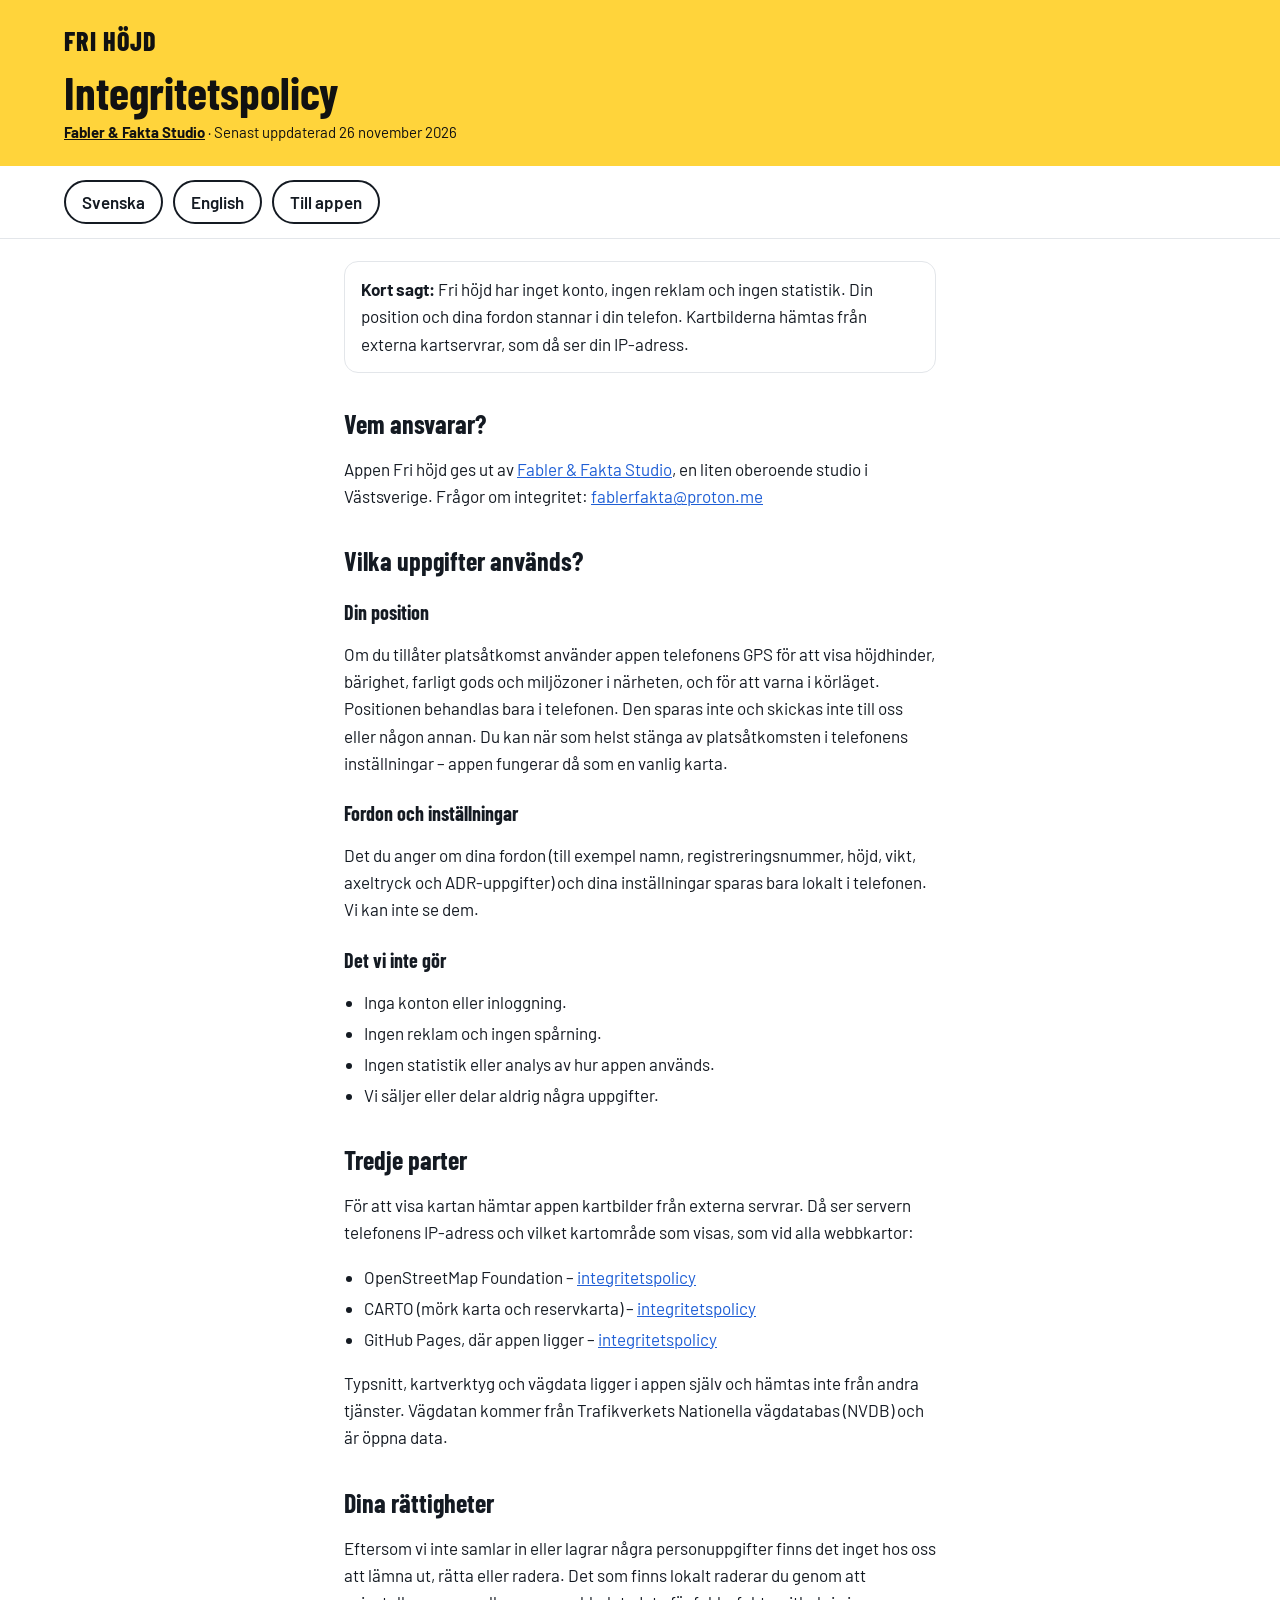
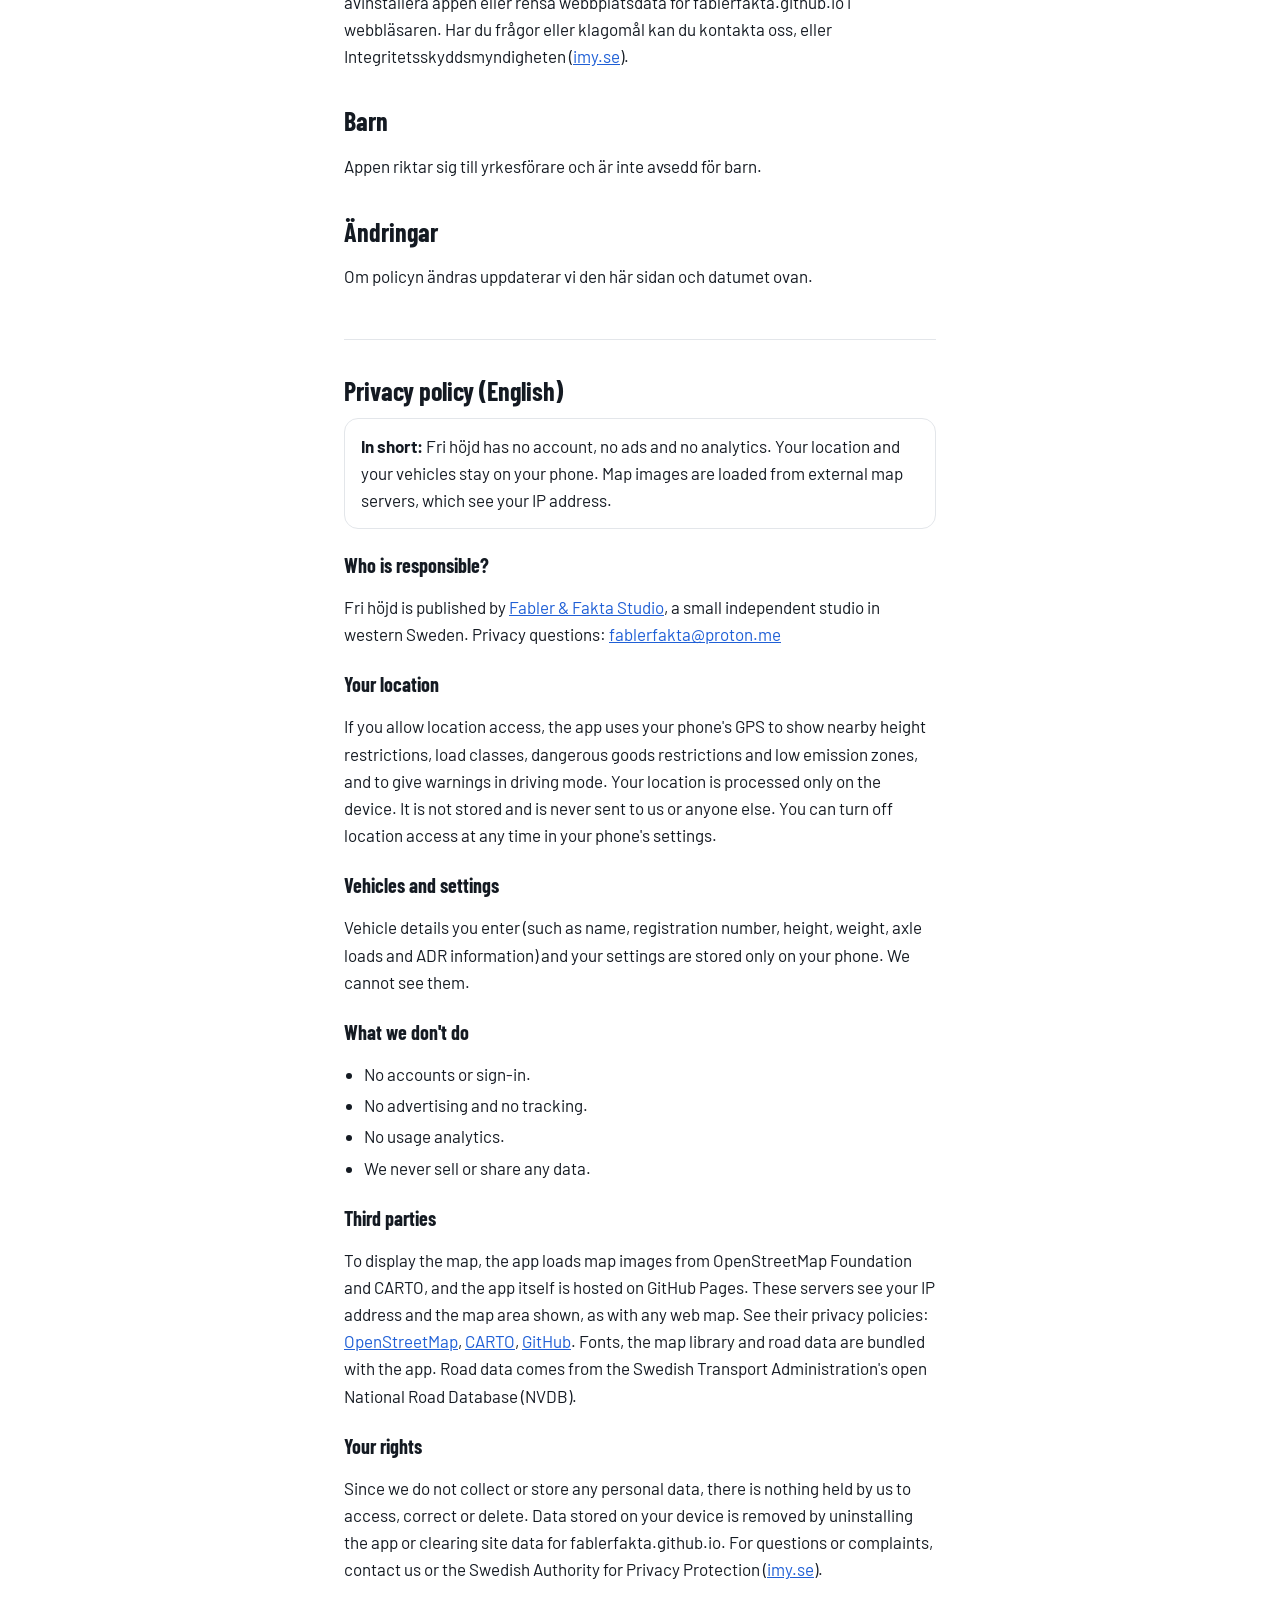
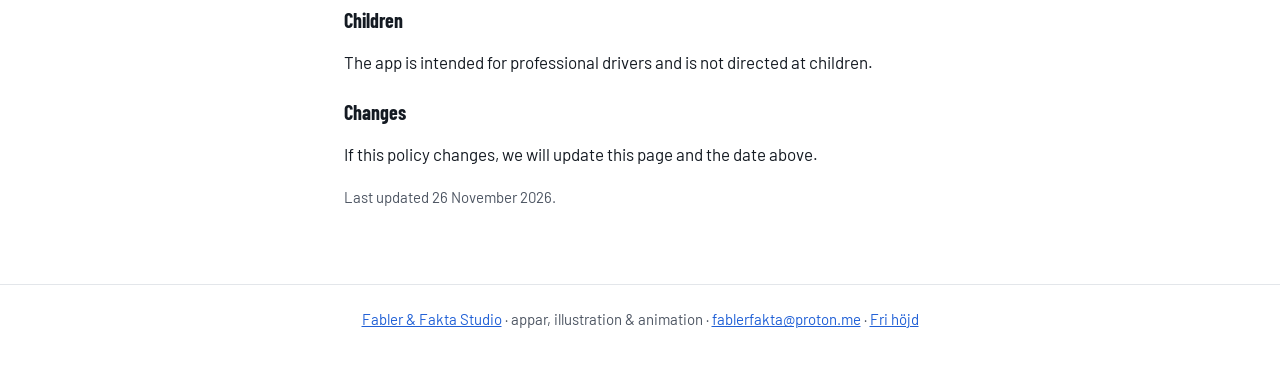
<file: integritet.html>
<!DOCTYPE html>
<html lang="sv">
<head>
<meta charset="utf-8">
<meta name="viewport" content="width=device-width, initial-scale=1">
<title>Integritetspolicy – Fri höjd</title>
<meta name="description" content="Integritetspolicy för appen Fri höjd från Fabler & Fakta Studio.">
<link rel="icon" href="icon.svg" type="image/svg+xml">
<link rel="stylesheet" href="lib/fonts/fonts.css">
<style>
  /* Integritetspolicy – samma uttryck som appen: gul vägskylt, svart text, lugn läsning */
  :root{color-scheme:light dark;--bg:light-dark(#ffffff,#0F1318);--ink:light-dark(#141A22,#E9ECF1);--muted:light-dark(#4D5562,#A3ACB9);--linje:light-dark(#E3E6EA,#2A313C);--lank:light-dark(#1F5FD6,#8DB5FF)}
  *{box-sizing:border-box}
  body{margin:0;background:var(--bg);color:var(--ink);font:17px/1.6 'Barlow',system-ui,sans-serif}
  header{background:#FFD43B;color:#111;padding:28px max(5vw,18px) 22px}
  header .brand{font:800 26px/1 'Barlow Condensed',system-ui,sans-serif;letter-spacing:1px}
  header h1{margin:14px 0 4px;font:700 clamp(32px,6vw,46px)/1.05 'Barlow Condensed',system-ui,sans-serif}
  header p{margin:0;font-size:15px}
  nav.sprak{display:flex;gap:10px;flex-wrap:wrap;padding:14px max(5vw,18px);border-bottom:1px solid var(--linje)}
  nav.sprak a{display:inline-flex;align-items:center;min-height:44px;padding:0 16px;border-radius:999px;border:2px solid currentColor;color:var(--ink);text-decoration:none;font-weight:600}
  main{max-width:720px;margin:0 auto;padding:10px max(5vw,18px) 60px}
  h2{font:700 26px/1.15 'Barlow Condensed',system-ui,sans-serif;margin:36px 0 6px}
  h3{font:700 20px/1.2 'Barlow Condensed',system-ui,sans-serif;margin:24px 0 4px}
  a{color:var(--lank)}
  ul{padding-left:20px}
  li{margin:4px 0}
  .kort{border:1px solid var(--linje);border-radius:14px;padding:14px 16px;margin:12px 0}
  .muted{color:var(--muted);font-size:15px}
  header a.studio{color:#111;font-weight:700}
  .sidfot{border-top:1px solid var(--linje);padding:22px max(5vw,18px) 34px;text-align:center;font-size:15px;color:var(--muted)}
  .sidfot a{color:var(--lank)}
  hr{border:0;border-top:1px solid var(--linje);margin:48px 0 0}
</style>
</head>
<body>
<header>
  <div class="brand">FRI HÖJD</div>
  <h1>Integritetspolicy</h1>
  <p><a class="studio" href="https://fablerfakta.github.io">Fabler &amp; Fakta Studio</a> · Senast uppdaterad 26 november 2026</p>
</header>
<nav class="sprak" aria-label="Språk"><a href="#sv">Svenska</a><a href="#en">English</a><a href="./">Till appen</a></nav>

<main>
<section id="sv" lang="sv">
  <div class="kort"><b>Kort sagt:</b> Fri höjd har inget konto, ingen reklam och ingen statistik. Din position och dina fordon stannar i din telefon. Kartbilderna hämtas från externa kartservrar, som då ser din IP-adress.</div>

  <h2>Vem ansvarar?</h2>
  <p>Appen Fri höjd ges ut av <a href="https://fablerfakta.github.io">Fabler &amp; Fakta Studio</a>, en liten oberoende studio i Västsverige. Frågor om integritet: <a href="mailto:fablerfakta@proton.me">fablerfakta@proton.me</a></p>

  <h2>Vilka uppgifter används?</h2>
  <h3>Din position</h3>
  <p>Om du tillåter platsåtkomst använder appen telefonens GPS för att visa höjdhinder, bärighet, farligt gods och miljözoner i närheten, och för att varna i körläget. Positionen behandlas bara i telefonen. Den sparas inte och skickas inte till oss eller någon annan. Du kan när som helst stänga av platsåtkomsten i telefonens inställningar – appen fungerar då som en vanlig karta.</p>
  <h3>Fordon och inställningar</h3>
  <p>Det du anger om dina fordon (till exempel namn, registreringsnummer, höjd, vikt, axeltryck och ADR-uppgifter) och dina inställningar sparas bara lokalt i telefonen. Vi kan inte se dem.</p>
  <h3>Det vi inte gör</h3>
  <ul>
    <li>Inga konton eller inloggning.</li>
    <li>Ingen reklam och ingen spårning.</li>
    <li>Ingen statistik eller analys av hur appen används.</li>
    <li>Vi säljer eller delar aldrig några uppgifter.</li>
  </ul>

  <h2>Tredje parter</h2>
  <p>För att visa kartan hämtar appen kartbilder från externa servrar. Då ser servern telefonens IP-adress och vilket kartområde som visas, som vid alla webbkartor:</p>
  <ul>
    <li>OpenStreetMap Foundation – <a href="https://osmfoundation.org/wiki/Privacy_Policy" target="_blank" rel="noopener">integritetspolicy</a></li>
    <li>CARTO (mörk karta och reservkarta) – <a href="https://carto.com/privacy" target="_blank" rel="noopener">integritetspolicy</a></li>
    <li>GitHub Pages, där appen ligger – <a href="https://docs.github.com/en/site-policy/privacy-policies/github-general-privacy-statement" target="_blank" rel="noopener">integritetspolicy</a></li>
  </ul>
  <p>Typsnitt, kartverktyg och vägdata ligger i appen själv och hämtas inte från andra tjänster. Vägdatan kommer från Trafikverkets Nationella vägdatabas (NVDB) och är öppna data.</p>

  <h2>Dina rättigheter</h2>
  <p>Eftersom vi inte samlar in eller lagrar några personuppgifter finns det inget hos oss att lämna ut, rätta eller radera. Det som finns lokalt raderar du genom att avinstallera appen eller rensa webbplatsdata för fablerfakta.github.io i webbläsaren. Har du frågor eller klagomål kan du kontakta oss, eller Integritetsskyddsmyndigheten (<a href="https://www.imy.se" target="_blank" rel="noopener">imy.se</a>).</p>

  <h2>Barn</h2>
  <p>Appen riktar sig till yrkesförare och är inte avsedd för barn.</p>

  <h2>Ändringar</h2>
  <p>Om policyn ändras uppdaterar vi den här sidan och datumet ovan.</p>
</section>

<hr>

<section id="en" lang="en">
  <h2>Privacy policy (English)</h2>
  <div class="kort"><b>In short:</b> Fri höjd has no account, no ads and no analytics. Your location and your vehicles stay on your phone. Map images are loaded from external map servers, which see your IP address.</div>

  <h3>Who is responsible?</h3>
  <p>Fri höjd is published by <a href="https://fablerfakta.github.io">Fabler &amp; Fakta Studio</a>, a small independent studio in western Sweden. Privacy questions: <a href="mailto:fablerfakta@proton.me">fablerfakta@proton.me</a></p>

  <h3>Your location</h3>
  <p>If you allow location access, the app uses your phone's GPS to show nearby height restrictions, load classes, dangerous goods restrictions and low emission zones, and to give warnings in driving mode. Your location is processed only on the device. It is not stored and is never sent to us or anyone else. You can turn off location access at any time in your phone's settings.</p>

  <h3>Vehicles and settings</h3>
  <p>Vehicle details you enter (such as name, registration number, height, weight, axle loads and ADR information) and your settings are stored only on your phone. We cannot see them.</p>

  <h3>What we don't do</h3>
  <ul>
    <li>No accounts or sign-in.</li>
    <li>No advertising and no tracking.</li>
    <li>No usage analytics.</li>
    <li>We never sell or share any data.</li>
  </ul>

  <h3>Third parties</h3>
  <p>To display the map, the app loads map images from OpenStreetMap Foundation and CARTO, and the app itself is hosted on GitHub Pages. These servers see your IP address and the map area shown, as with any web map. See their privacy policies:
    <a href="https://osmfoundation.org/wiki/Privacy_Policy" target="_blank" rel="noopener">OpenStreetMap</a>,
    <a href="https://carto.com/privacy" target="_blank" rel="noopener">CARTO</a>,
    <a href="https://docs.github.com/en/site-policy/privacy-policies/github-general-privacy-statement" target="_blank" rel="noopener">GitHub</a>.
    Fonts, the map library and road data are bundled with the app. Road data comes from the Swedish Transport Administration's open National Road Database (NVDB).</p>

  <h3>Your rights</h3>
  <p>Since we do not collect or store any personal data, there is nothing held by us to access, correct or delete. Data stored on your device is removed by uninstalling the app or clearing site data for fablerfakta.github.io. For questions or complaints, contact us or the Swedish Authority for Privacy Protection (<a href="https://www.imy.se" target="_blank" rel="noopener">imy.se</a>).</p>

  <h3>Children</h3>
  <p>The app is intended for professional drivers and is not directed at children.</p>

  <h3>Changes</h3>
  <p>If this policy changes, we will update this page and the date above.</p>
  <p class="muted">Last updated 26 November 2026.</p>
</section>
</main>
<footer class="sidfot">
  <a href="https://fablerfakta.github.io">Fabler &amp; Fakta Studio</a> · appar, illustration &amp; animation · <a href="mailto:fablerfakta@proton.me">fablerfakta@proton.me</a> · <a href="./">Fri höjd</a>
</footer>
</body>
</html>
</file>
<file: lib/fonts/fonts.css>
/* Barlow och Barlow Condensed – SIL Open Font License 1.1 (se OFL.txt). Lokala kopior, inga anrop till Google. */
@font-face{font-family:'Barlow';font-style:normal;font-weight:400;font-display:swap;src:url('Barlow-Regular.woff') format('woff')}
@font-face{font-family:'Barlow';font-style:normal;font-weight:500;font-display:swap;src:url('Barlow-Medium.woff') format('woff')}
@font-face{font-family:'Barlow';font-style:normal;font-weight:600;font-display:swap;src:url('Barlow-SemiBold.woff') format('woff')}
@font-face{font-family:'Barlow';font-style:normal;font-weight:700;font-display:swap;src:url('Barlow-Bold.woff') format('woff')}
@font-face{font-family:'Barlow Condensed';font-style:normal;font-weight:600;font-display:swap;src:url('BarlowCondensed-SemiBold.woff') format('woff')}
@font-face{font-family:'Barlow Condensed';font-style:normal;font-weight:700;font-display:swap;src:url('BarlowCondensed-Bold.woff') format('woff')}
@font-face{font-family:'Barlow Condensed';font-style:normal;font-weight:800;font-display:swap;src:url('BarlowCondensed-ExtraBold.woff') format('woff')}
</file>
